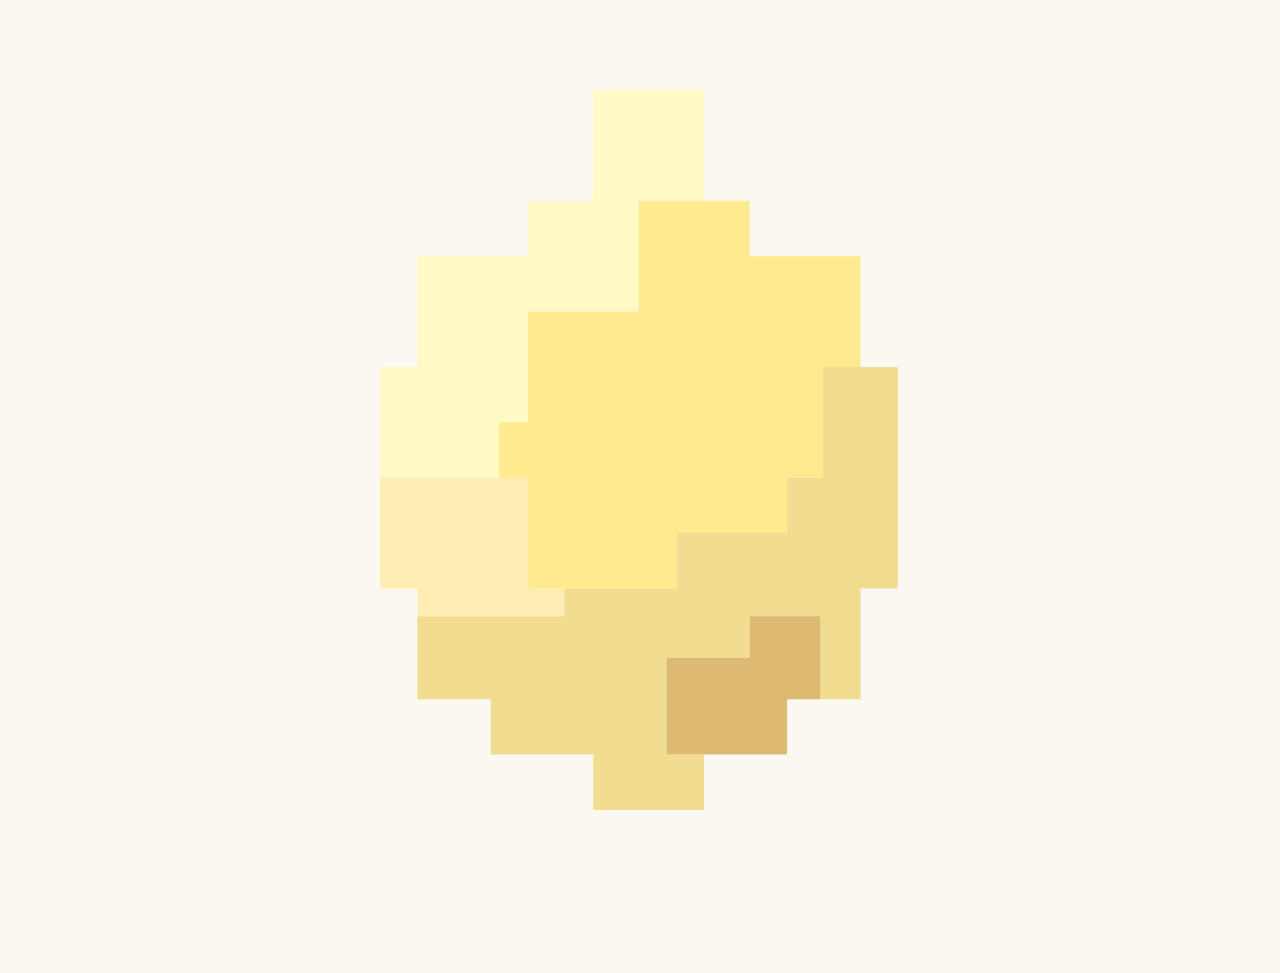
<file: index.html>
<!DOCTYPE html>
<html>
<head>
  <link rel="stylesheet" href="assets/main.css">
  <link href="https://fonts.googleapis.com/css2?family=Josefin+Sans:ital@1&display=swap" rel="stylesheet">
  <link rel="icon" href="assets/face2.png" type="image/x-icon" />
  <title>Lemon</title>
</head>
<body>
<div>

<svg class="lemon" version="1.1" id="Layer_1" xmlns="http://www.w3.org/2000/svg" xmlns:xlink="http://www.w3.org/1999/xlink" x="0px" y="0px"
	 viewBox="0 0 376 520" style="enable-background:new 0 0 376 520;" xml:space="preserve">
<style type="text/css">
	.st1{fill:#FFF9C6;}
	.st2{fill:#FFEDB3;}
	.st3{fill:#FFEA8F;}
	.st4{fill:#F2DC90;}
	.st5{fill:#DEB972;}
</style>
	<a href="page1.html">
	<polygon class="st1"  onmouseenter="document.getElementById('see').style.opacity='1'" onmouseleave="document.getElementById('see').style.opacity='0'" points="154,0 154,80 107,80 107,120 27,120 27,200 0,200 0,280 86,280 86,240 107,240 107,200 107,160 
	187,160 187,80 234,80 234,0 "/>
	</a>
<g>
	<a href="page4.html">
	<polygon class="st4" onmouseenter="document.getElementById('taste').style.opacity='1'" onmouseleave="document.getElementById('taste').style.opacity='0'" points="320,200 320,280 294,280 294,320 214,320 214,360 133,360 133,380 27,380 27,440 80,440 80,480 
		154,480 154,520 234,520 234,480 207,480 207,440 207,410 267,410 267,380 294,380 318,380 318,440 347,440 347,360 374,360 
		374,280 374,200 	"/>
	</a>
</g>
<g>
	<a href="page5.html">
	<polygon class="st5" onmouseenter="document.getElementById('touch').style.opacity='1'" onmouseleave="document.getElementById('touch').style.opacity='0'" points="318,380 267,380 267,410 207,410 207,480 294,480 294,440 318,440 	"/>
	</a>
</g>
<g>
	<a href="page2.html">
	<polygon class="st2" onmouseenter="document.getElementById('hear').style.opacity='1'" onmouseleave="document.getElementById('hear').style.opacity='0'" points="107,280 0,280 0,360 27,360 27,380 133,380 133,360 107,360 	"/>
	</a>
</g>
	<a href="page3.html">
	<polygon class="st3" onmouseenter="document.getElementById('smell').style.opacity='1'" onmouseleave="document.getElementById('smell').style.opacity='0'" points="267,120 267,80 187,80 187,160 107,160 107,240 86,240 86,280 107,280 107,360 133,360 214,360 
	214,340 214,320 294,320 294,280 320,280 320,240 320,200 347,200 347,120 "/>
	</a>
</svg>
</div>

<div class="see" id="see">see</div>
<div class="smell" id="smell">smell</div>
<div class="hear" id="hear">hear</div>
<div class="taste" id="taste">taste</div>
<div class="touch" id="touch">touch</div>

</body>
</html>
</file>
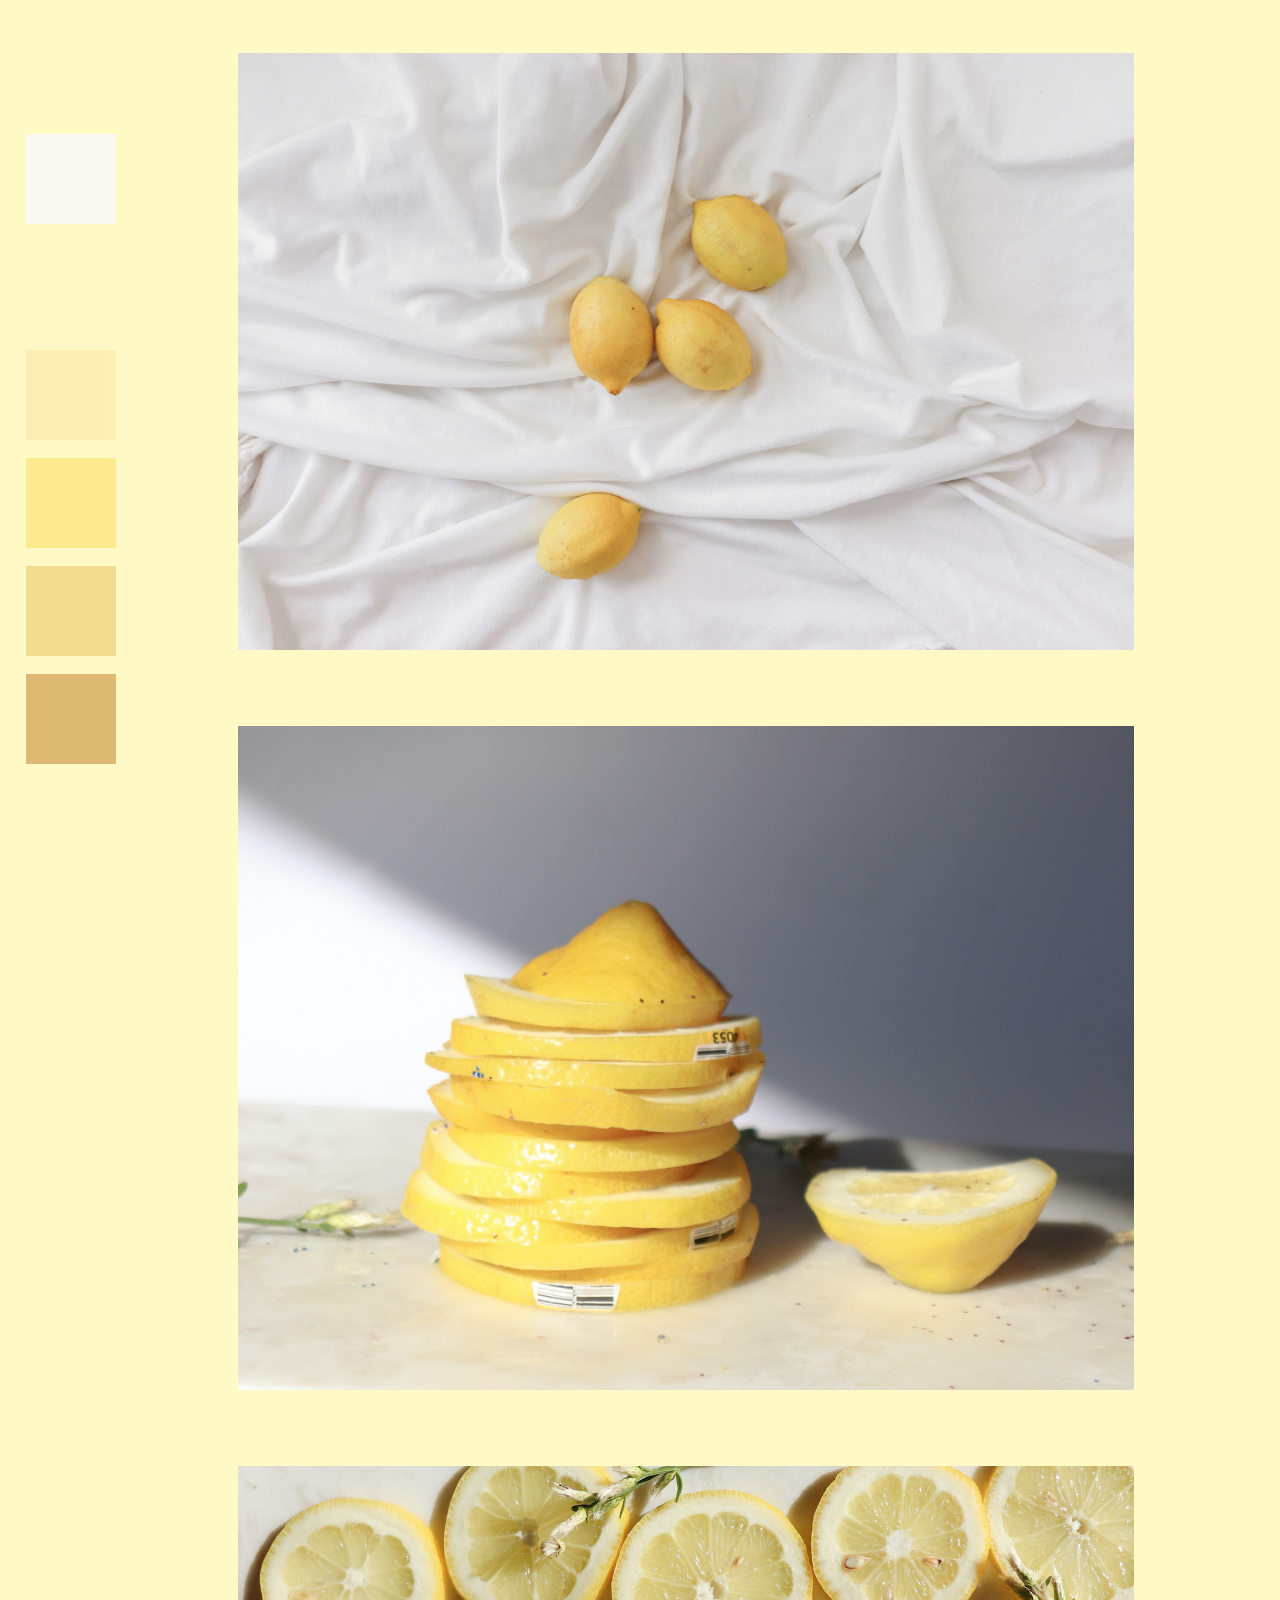
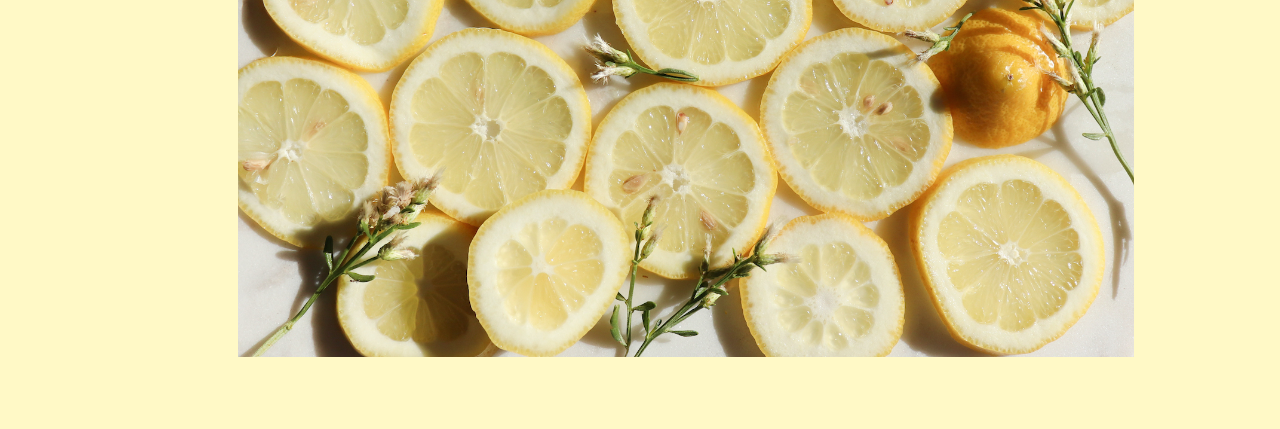
<file: page1.html>
<!DOCTYPE html>
<html>
<head>
  <link rel="stylesheet" href="assets/page1.css">
  <link rel="icon" href="assets/face2.png" type="image/x-icon" />
  <title>Lemon</title>
</head>
<body>
<div class="menu">
	<a href="index.html">
	<div class="homepage"></div>
	</a>
	<div class="page1"></div>
	<a href="page2.html">
	<div class="page2"></div>
	</a>
	<a href="page3.html">
	<div class="page3"></div>
	</a>
	<a href="page4.html">
	<div class="page4"></div>
	</a>
	<a href="page5.html">
	<div class="page5"></div>	
	</a>
</div>
<div>
	<img class="photos" src="assets/lemon1.jpg">
	<img class="photos" src="assets/lemon3.jpg">
	<img class="photos" src="assets/lemon2.jpg">
</div>
</body>
</html>
</file>
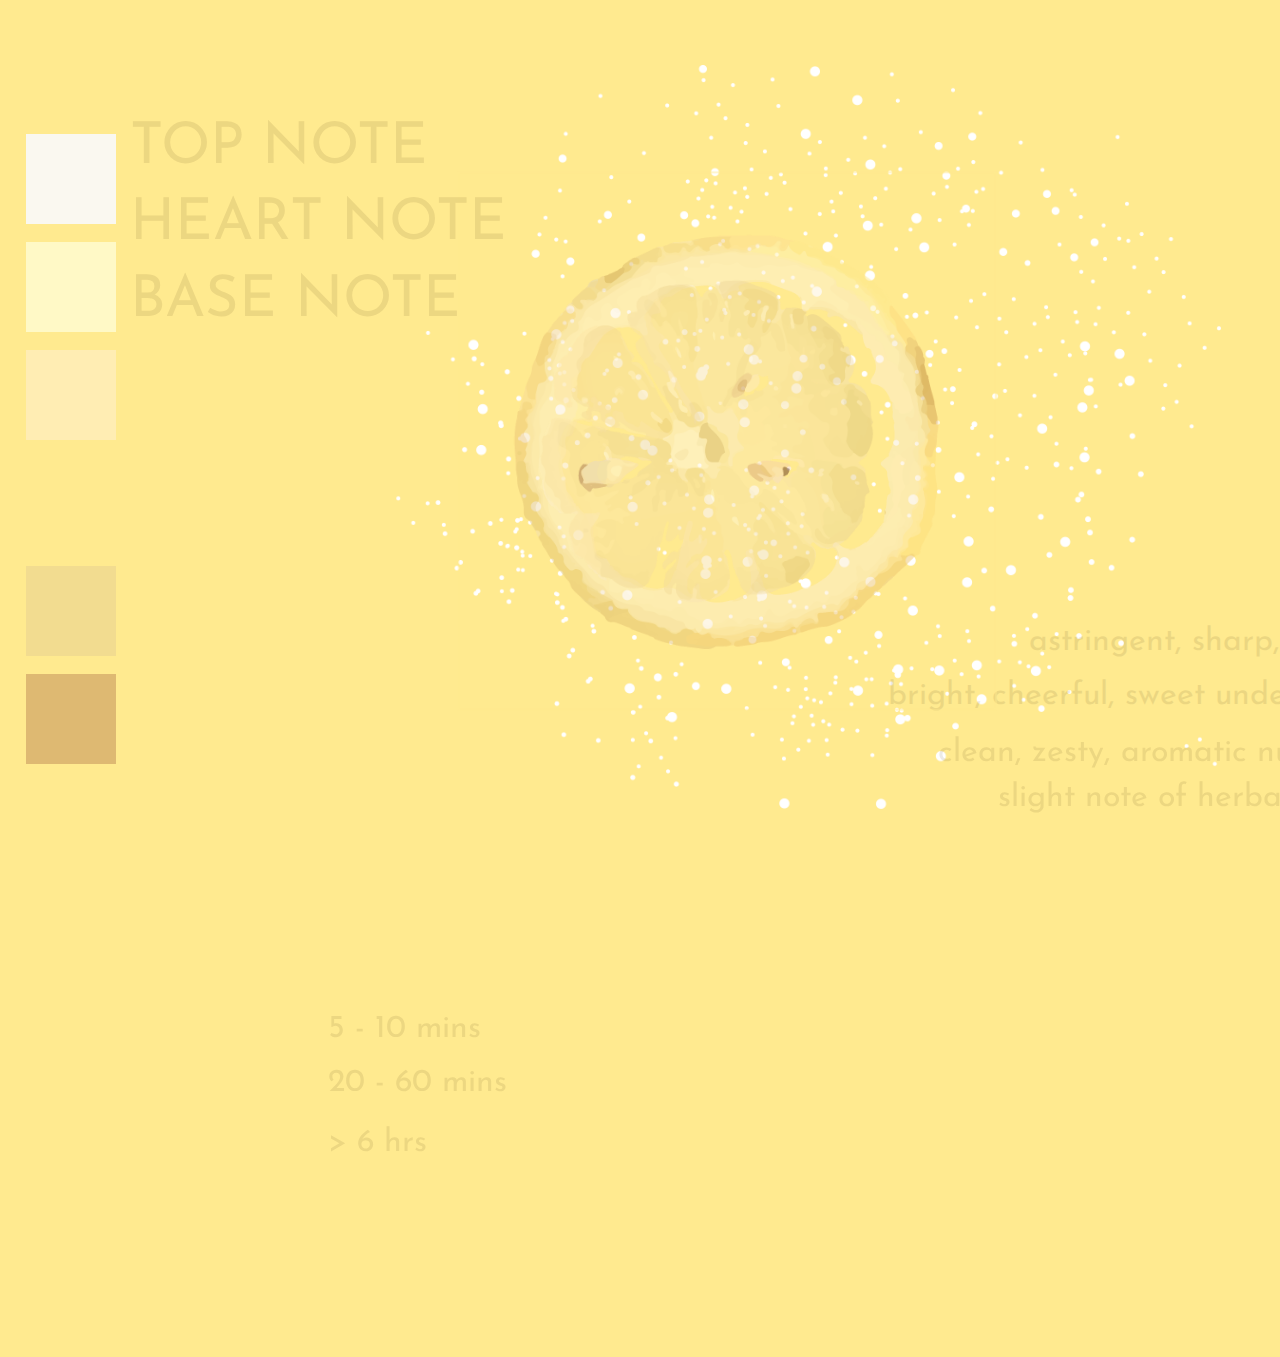
<file: page3.html>
<!DOCTYPE html>
<html>
<head>
  <link rel="stylesheet" href="assets/page3.css">
  <link href="https://fonts.googleapis.com/css2?family=Josefin+Sans:ital@1&display=swap" rel="stylesheet">
  <link rel="icon" href="assets/face2.png" type="image/x-icon" />
  <title>Lemon</title>
</head>
<body>
<div class="menu">
	<a href="index.html">
	<div class="homepage"></div>
	</a>
	<a href="page1.html">
	<div class="page1"></div>
	</a>
	<a href="page2.html">
	<div class="page2"></div>
	</a>
	<div class="page3"></div>
	<a href="page4.html">
	<div class="page4"></div>
	</a>
	<a href="page5.html">
	<div class="page5"></div>	
	</a>
</div>
<div class="spray">
	<img class="gif" src="assets/spray.gif">
</div>

<div class="lemonparts">
	<div class="part1"><img class="lemonpart1" onmouseenter="document.getElementById('top').style.opacity='90%'" onmouseleave="document.getElementById('top').style.opacity='10%'" src="assets/lemonpart1.png">
	<div class="notes_des">
		<div class="top2">astringent, sharp, fresh</div>
	</div>
	<div class="time">
		<div class="top2">5 - 10 mins</div>
	</div>
	</div>

	<div class="part2"> <img class="lemonpart2" onmouseenter="document.getElementById('heart').style.opacity='90%'" onmouseleave="document.getElementById('heart').style.opacity='10%'" src="assets/lemonpart2.png">
	<div  class="notes_des">
		<div class="heart2">bright, cheerful, sweet undertone</div>
	</div>
	<div class="time">
		<div class="heart2">20 - 60 mins</div>
	</div>
	</div>

	<div class="part3"> <img class="lemonpart3" onmouseenter="document.getElementById('base').style.opacity='90%'" onmouseleave="document.getElementById('base').style.opacity='10%'" src="assets/lemonpart3.png">
	<div  class="notes_des">
		<div class="base2">clean, zesty, aromatic nuance <br> slight note of herbaceous</div>
	</div>
	<div class="time">
		<div class="base2"><div class="base3"> > 6 hrs</div></div>
	</div>
	</div>
</div>

<div class="notes">
	<div id="top" class="top">TOP NOTE</div>
	<div id="heart" class="heart">HEART NOTE</div>
	<div id="base" class="base">BASE NOTE</div>
</div>
</body>
</html>
</file>
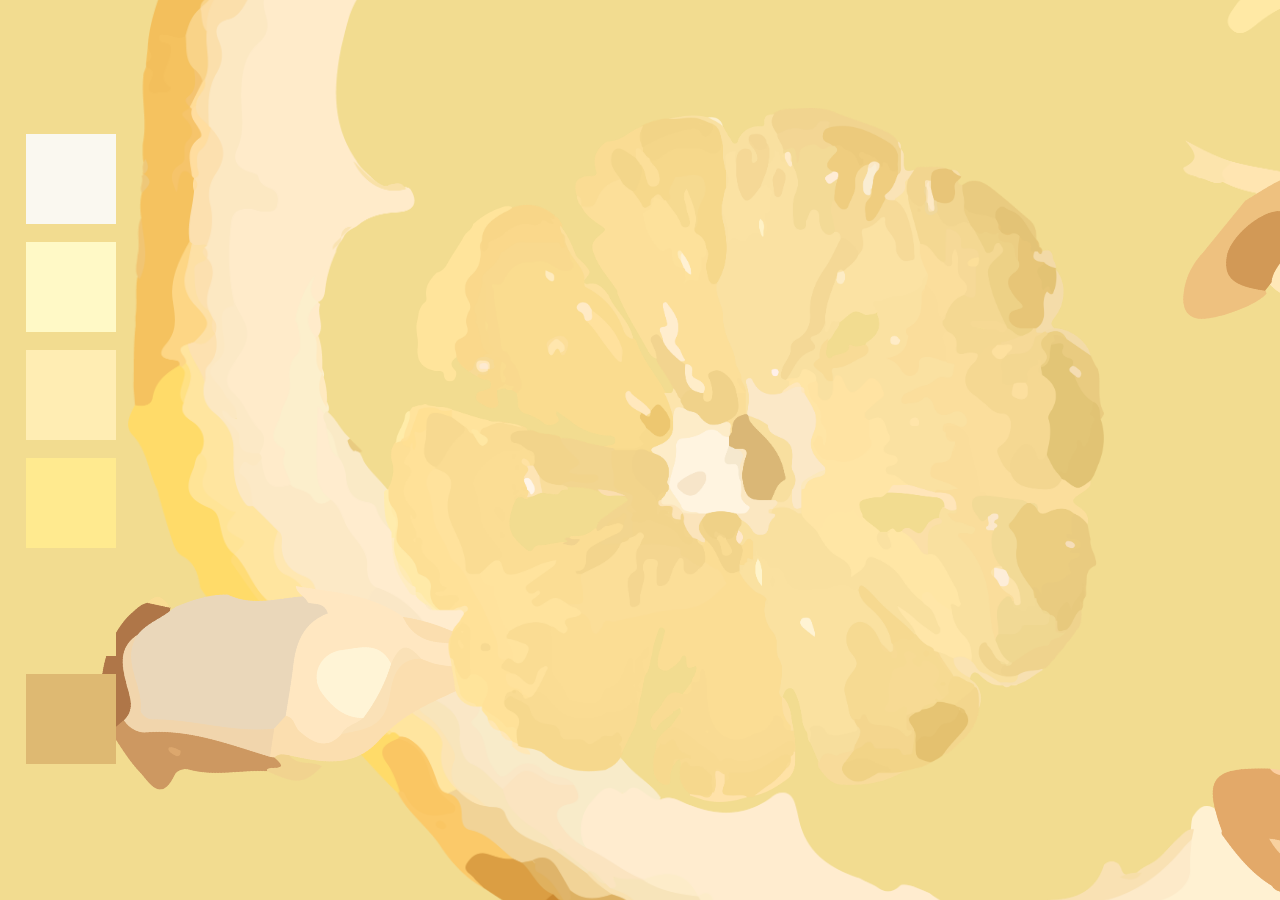
<file: page4.html>
<!DOCTYPE html>
<html>
<head>
  <link rel="stylesheet" href="assets/page4.css">
  <link rel="icon" href="assets/face2.png" type="image/x-icon" />
  <title>Lemon</title>
</head>
<body>
<div class="menu">
	<a href="index.html">
	<div class="homepage"></div>
	</a>
	<a href="page1.html">
	<div class="page1"></div>
	</a>
	<a href="page2.html">
	<div class="page2"></div>
	</a>
	<a href="page3.html">
	<div class="page3"></div>
	</a>
	<div class="page4"></div>
	<a href="page5.html">
	<div class="page5"></div>	
	</a>
</div>

<div>
	<img class="taste1" src="assets/taste1.png">
	<img class="taste2" src="assets/taste2.png">
	<img class="taste3" src="assets/taste3.png">
</div>

</body>
</html>
</file>
<file: assets/main.css>
body {
	background: #faf8f0;
	overflow-x: hidden;
	font-family: 'Josefin Sans', sans-serif;
}

.lemon{
    height: 80vh;
    display: flex;
    margin: auto;
    margin-top: 10vh
}

.st5:hover, .st1:hover, .st2:hover, .st3:hover, .st4:hover{
    fill:#fffffc;
}


.see{
	position: relative;
	top: -70vh;
	left:50vh;
	font-size: 30px;
	color: gray;
	opacity: 0;
	transition-duration: 0.5s;
}

.hear{
	position: relative;
	top: -45vh;
	left:35vh;
	font-size: 30px;
	color: gray;
	opacity: 0;
	transition-duration: 0.5s;
}
.smell{
	position: relative;
	top: -65vh;
	left:150vh;
	font-size: 30px;
	color: gray;
	opacity: 0;
	transition-duration: 0.5s;
}

.taste{
	position: relative;
	top: -20vh;
	left:50vh;
	font-size: 30px;
	color: gray;
	opacity: 0;
	transition-duration: 0.5s;
}

.touch{
	position: relative;
	top: -30vh;
	left:140vh;
	font-size: 30px;
	color: gray;
	opacity: 0;
	transition-duration: 0.5s;
}
</file>
<file: assets/page1.css>
body {
	background: #FFF9C6;
    animation-name: transition;
    animation-duration: 0.5s;
}

.menu{
	position: fixed;
	width: 14vh;
	margin-top: 12vh;
	z-index: 10;
}
.homepage{
	height: 10vh;
	width: 10vh;
	background:#faf8f0;
	margin: 2vh;
}
.page1{
	height: 10vh;
	width: 10vh;
	background:#FFF9C6;
	margin: 2vh;
}
.page2{
	height: 10vh;
	width: 10vh;
	background:#FFEDB3;
	margin: 2vh;
}
.page3{
	height: 10vh;
	width: 10vh;
	background:#FFEA8F;
	margin: 2vh;
}
.page4{
	height: 10vh;
	width: 10vh;
	background:#F2DC90;
	margin: 2vh;
}
.page5{
	height: 10vh;
	width: 10vh;
	background:#DEB972;
	margin: 2vh;
}
.photos{
	position: relative;
	width: 70vw;
	padding-left: 18vw;
	padding-bottom: 8vh;
	top: 5vh;
}

@keyframes transition {
  0% {
      opacity: 0;
    }
  100% {
      opacity: 1;
  }
}
</file>
<file: assets/page3.css>
body {
	background: #FFEA8F;
    animation-name: transition;
    animation-duration: 0.5s;
   	font-family: 'Josefin Sans', sans-serif;
   	overflow: visible; 
}

.menu{
	position: fixed;
	width: 14vh;
	margin-top: 12vh;
}
.homepage{
	height: 10vh;
	width: 10vh;
	background:#faf8f0;
	margin: 2vh;
}
.page1{
	height: 10vh;
	width: 10vh;
	background:#FFF9C6;
	margin: 2vh;
}
.page2{
	height: 10vh;
	width: 10vh;
	background:#FFEDB3;
	margin: 2vh;
}
.page3{
	height: 10vh;
	width: 10vh;
	background:#FFEA8F;
	margin: 2vh;
}
.page4{
	height: 10vh;
	width: 10vh;
	background:#F2DC90;
	margin: 2vh;
}
.page5{
	height: 10vh;
	width: 10vh;
	background:#DEB972;
	margin: 2vh;
}

.spray{
	align-content: center;
	padding-left: 10vw;
	z-index: 20;
}

.gif{
	height: 95vh;
	z-index: 20;
}

.lemonpart1{
	z-index: 15;
	position: fixed;
	top:41vh;
	left: 45vw;
	height: 14vh;
	opacity: 50%;
}
.lemonpart2{
	z-index: 10;
	position: fixed;
	top: 31vh;
	left: 42vw;
	height: 36vh;
	opacity: 50%;
}
.lemonpart3{
	position: fixed;
	top: 19vh;
	left: 35.7vw;
	height: 60vh;
	opacity: 50%;
}
.lemonpart1:hover, .lemonpart2:hover, .lemonpart3:hover{
	opacity: 100%;
}

.notes{
	position: relative;
	top: -112vh;
	left: 9.5vw;
	font-size: 4.5vw;
	line-height: 6vw;
	color: #4a320d;
	display: inline-block;
}

.notes_des{
	position: relative;
	width: 75vh;
	top: -25vh;
	left: 53vw;	
	font-size: 2.5vw;
	line-height: 0vw;
	text-align: right;
	color: #4a320d;
	transition:0.3s;
}

.time{
	position: relative;
	top: 15vh;
	margin-left: 25vw;
}
.base2{
	line-height: 3.5vw;
	position: relative;
	top: -1.5vw;
}

.base3{
	position: relative;
	top: -5vw;
}

.time{
	font-size: 2.5vw;
	line-height: 6vh;
	color: #4a320d;
	transition:0.3s;
}

.top, .heart, .base, .top2, .heart2, .base2{
	opacity: 10%;
	transition:0.3s;
	z-index: 1;
}
.top2, .heart2, .base2{
	display: inline-block;
}
.part1:hover .top2{
	opacity: 90%;
}
.part2:hover .heart2{
	opacity: 90%;
}
.part3:hover .base2{
	opacity: 90%;
}

@keyframes transition {
  0% {
      opacity: 0;
    }
  100% {
      opacity: 1;
  }
}
</file>
<file: assets/page4.css>
body {
	background: #F2DC90;
    animation-name: transition;
    animation-duration: 0.5s;
}

.menu{
	position: fixed;
	width: 14vh;
	margin-top: 12vh;
}
.homepage{
	height: 10vh;
	width: 10vh;
	background:#faf8f0;
	margin: 2vh;
}
.page1{
	height: 10vh;
	width: 10vh;
	background:#FFF9C6;
	margin: 2vh;
}
.page2{
	height: 10vh;
	width: 10vh;
	background:#FFEDB3;
	margin: 2vh;
}
.page3{
	height: 10vh;
	width: 10vh;
	background:#FFEA8F;
	margin: 2vh;
}
.page4{
	height: 10vh;
	width: 10vh;
	background:#F2DC90;
	margin: 2vh;
}
.page5{
	height: 10vh;
	width: 10vh;
	background:#DEB972;
	margin: 2vh;
}
.taste1{
	position: fixed;
	left: 8vw;
	top: 30vh;
	width: 150vh;
	transform: rotate(170deg);
	z-index: -2;
}

.taste1:hover{
	animation: shake 0.5s;
	cursor: url('face1.png'), auto;
}

.taste2{
	position: fixed;
	left: 30vw;
	top: 12vh;
	width: 80vh;
	z-index: -1;
	animation: rotate 20s infinite;
	animation-timing-function: linear;
	animation-direction: reverse;
}

.taste2:hover{
	animation-play-state: paused;
	cursor: url('face2.png'), auto;
}

.taste3{
	position: fixed;
	top: -80vh;
	left: 10vw;
	width: 200vh;
	z-index: -3;
	animation-timing-function: linear;
	animation: rotate 100s infinite;
}
.taste3:hover{
	animation-play-state: paused;
	cursor: url('face3.png'), auto;
}

@keyframes rotate{
	0%{transform: rotate(0deg);}
	100%{transform: rotate(360deg);}
}

@keyframes shake{
	0%{transform: rotate(170deg);}
	33%{transform: rotate(173deg);}
	66%{transform: rotate(167deg);}
	100%{transform: rotate(170deg);}
}

@keyframes transition {
  0% {
      opacity: 0;
    }
  100% {
      opacity: 1;
  }
}
</file>
